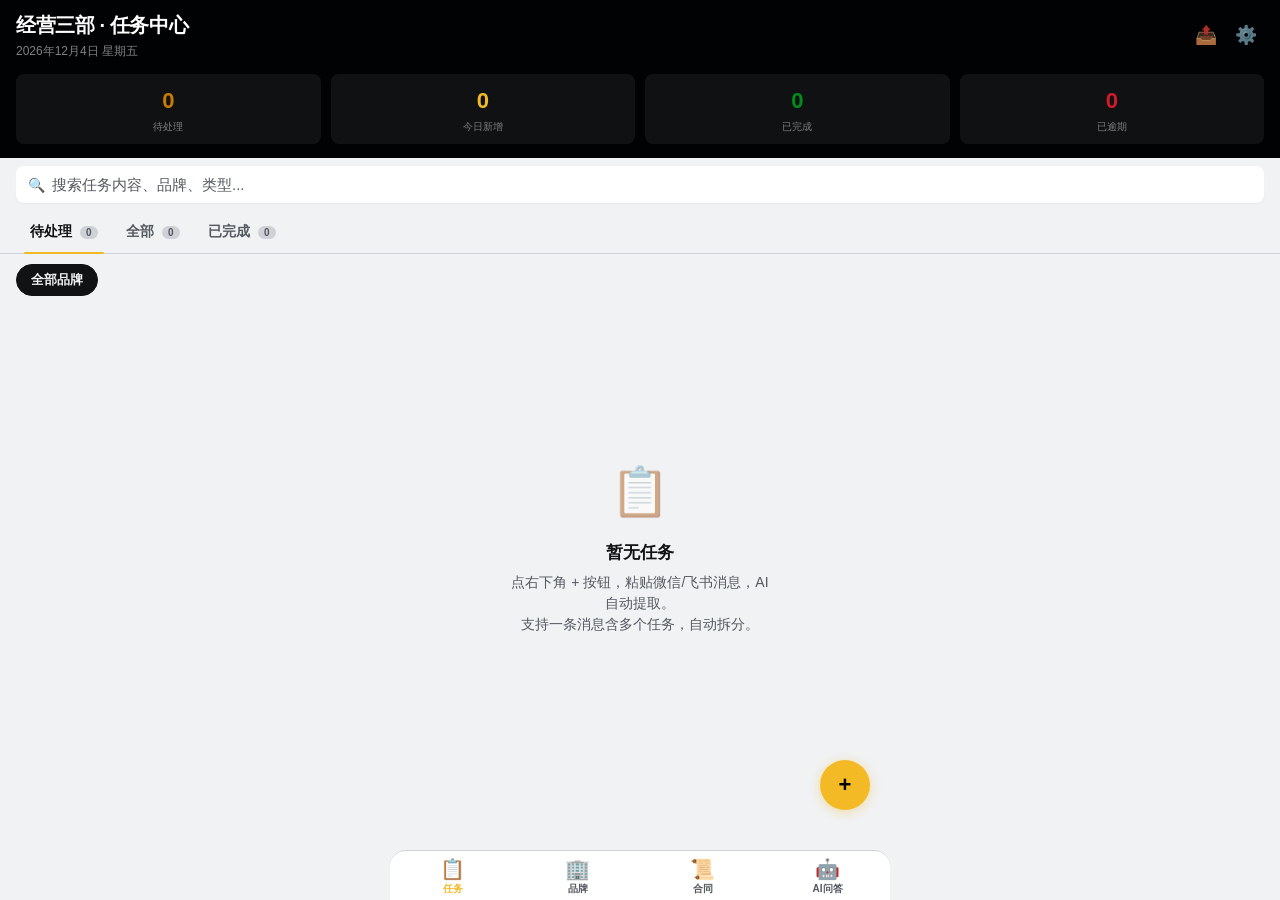
<file: index.html>
<!DOCTYPE html>
<html lang="zh-CN">
<head>
<meta charset="utf-8">
<meta name="viewport" content="width=device-width,initial-scale=1,viewport-fit=cover,user-scalable=no">
<meta name="description" content="CCmall经营三部AI任务管理系统 — 支持品牌管理、合同条款AI学习、飞书通知">
<meta name="apple-mobile-web-app-capable" content="yes">
<meta name="apple-mobile-web-app-status-bar-style" content="black-translucent">
<meta name="theme-color" content="#0f0f1a">
<title>经营三部 · 任务中心</title>
<link rel="manifest" href="manifest.json">
<link rel="apple-touch-icon" href="data:image/svg+xml,<svg xmlns='http://www.w3.org/2000/svg' viewBox='0 0 120 120'><rect width='120' height='120' rx='28' fill='%23161b2e'/><text x='60' y='72' text-anchor='middle' fill='%23f0b90b' font-size='52' font-family='sans-serif'>📋</text></svg>">
<link rel="stylesheet" href="css/app.css">
</head>
<body>
<div class="notify-prompt hidden" id="notifyPrompt">🔔 开启通知，到期任务自动提醒 <button id="notifyEnable">开启</button></div>

<header class="header">
  <div class="header-top">
    <div><h1>经营三部 · 任务中心</h1><div class="date" id="headerDate"></div></div>
    <div class="header-actions">
      <button id="btnExport" title="导出数据">📤</button>
      <button id="btnSettings" title="设置">⚙️</button>
    </div>
  </div>
  <div class="stats-row">
    <div class="stat-card pending"><div class="num" id="statPending">0</div><div class="label">待处理</div></div>
    <div class="stat-card today"><div class="num" id="statToday">0</div><div class="label">今日新增</div></div>
    <div class="stat-card done"><div class="num" id="statDone">0</div><div class="label">已完成</div></div>
    <div class="stat-card overdue"><div class="num" id="statOverdue">0</div><div class="label">已逾期</div></div>
  </div>
</header>

<div class="search-bar" id="searchBar">
  <div class="search-wrapper">
    <span class="search-icon">🔍</span>
    <input type="text" class="search-input" id="searchInput" placeholder="搜索任务内容、品牌、类型...">
    <button class="search-clear" id="searchClear">✕</button>
  </div>
</div>

<div class="tabs" id="tabs">
  <button class="tab active" data-tab="pending">待处理 <span class="count">0</span></button>
  <button class="tab" data-tab="all">全部 <span class="count">0</span></button>
  <button class="tab" data-tab="done">已完成 <span class="count">0</span></button>
</div>

<div class="filter-bar" id="filterBar">
  <button class="filter-chip active" data-filter="all">全部品牌</button>
</div>

<div class="task-list" id="taskList"></div>
<div class="brand-list" id="brandListContainer" style="display:none"></div>
<div class="clause-list" id="contractListContainer" style="display:none"></div>

<div id="chatContainer" style="display:none;padding:12px 16px">
  <div class="chat-container">
    <div class="chat-messages" id="chatMessages">
      <div class="chat-msg ai">👋 你好！我已经学习了所有合同条款，可以直接问我关于合同的问题。例如："耐克的违约金条款是什么？"</div>
    </div>
  </div>
  <div class="chat-input-row">
    <input type="text" id="chatInput" placeholder="输入合同相关问题...">
    <button id="chatSendBtn">发送</button>
  </div>
</div>

<div class="empty-state" id="emptyState" style="display:none">
  <div class="empty-icon">📋</div>
  <div class="empty-title" id="emptyTitle">暂无任务</div>
  <div class="empty-desc">点右下角 + 按钮，粘贴微信/飞书消息，AI 自动提取。<br>支持一条消息含多个任务，自动拆分。</div>
</div>

<nav class="nav-tabs">
  <button class="nav-tab active" data-view="tasks"><span class="nav-icon">📋</span>任务<span class="nav-badge" id="navPendingBadge" style="display:none">0</span></button>
  <button class="nav-tab" data-view="brands"><span class="nav-icon">🏢</span>品牌</button>
  <button class="nav-tab" data-view="contracts"><span class="nav-icon">📜</span>合同</button>
  <button class="nav-tab" data-view="chat"><span class="nav-icon">🤖</span>AI问答</button>
</nav>

<div class="fab-row" id="fab-row">
  <button class="fab" id="fab">+</button>
</div>

<!-- Task Add Modal -->
<div class="modal-overlay" id="modalOverlay"><div class="modal-sheet">
  <h2>添加任务</h2>
  <textarea id="taskInput" placeholder="粘贴微信/飞书消息内容...&#10;&#10;支持多条任务一起粘贴，AI 自动拆分&#10;例如：今天给妈妈买菜 下午2点写报告 耐克修改合同"></textarea>
  <div style="font-size:12px;color:var(--sub);margin:6px 0 0">💡 支持时间识别：明天12点前、下午3点、下周一……</div>
  <div class="modal-actions"><button class="btn-cancel" id="btnCancel">取消</button><button class="btn-submit" id="btnSubmit">🤖 AI 提取</button></div>
</div></div>

<!-- Brand Add Modal -->
<div class="modal-overlay" id="brandModal"><div class="modal-sheet">
  <h2>🏢 添加品牌</h2>
  <div style="margin-bottom:12px"><label style="font-size:13px;font-weight:600;color:var(--sub);display:block;margin-bottom:4px">品牌名称 *</label><input type="text" id="brandNameInput" placeholder="例如：Nike"></div>
  <div style="display:grid;grid-template-columns:1fr 1fr;gap:8px;margin-bottom:12px">
    <div><label style="font-size:13px;font-weight:600;color:var(--sub);display:block;margin-bottom:4px">楼层</label><input type="text" id="brandFloorInput" placeholder="例如：1F"></div>
    <div><label style="font-size:13px;font-weight:600;color:var(--sub);display:block;margin-bottom:4px">品类</label><input type="text" id="brandCategoryInput" placeholder="例如：运动"></div>
  </div>
  <div style="display:grid;grid-template-columns:1fr 1fr;gap:8px;margin-bottom:12px">
    <div><label style="font-size:13px;font-weight:600;color:var(--sub);display:block;margin-bottom:4px">面积 (㎡)</label><input type="text" id="brandAreaInput" placeholder="例如：200" inputmode="numeric"></div>
    <div><label style="font-size:13px;font-weight:600;color:var(--sub);display:block;margin-bottom:4px">月租金 (¥)</label><input type="text" id="brandRentInput" placeholder="例如：50000" inputmode="numeric"></div>
  </div>
  <div style="display:grid;grid-template-columns:1fr 1fr;gap:8px;margin-bottom:12px">
    <div><label style="font-size:13px;font-weight:600;color:var(--sub);display:block;margin-bottom:4px">租约开始</label><input type="date" id="brandLeaseStartInput"></div>
    <div><label style="font-size:13px;font-weight:600;color:var(--sub);display:block;margin-bottom:4px">租约到期</label><input type="date" id="brandLeaseEndInput"></div>
  </div>
  <div style="margin-bottom:12px"><label style="font-size:13px;font-weight:600;color:var(--sub);display:block;margin-bottom:4px">备注</label><input type="text" id="brandNotesInput" placeholder="其他备注信息"></div>
  <div class="modal-actions"><button class="btn-cancel" id="brandModalCancel">取消</button><button class="btn-submit" id="brandModalSave">保存</button></div>
</div></div>

<!-- Contract Clause Add Modal -->
<div class="modal-overlay" id="contractModal"><div class="modal-sheet">
  <h2>📜 添加合同条款</h2>
  <div style="margin-bottom:12px"><label style="font-size:13px;font-weight:600;color:var(--sub);display:block;margin-bottom:4px">条款标题 *</label><input type="text" id="contractTitleInput" placeholder="例如：违约金条款"></div>
  <div style="margin-bottom:12px"><label style="font-size:13px;font-weight:600;color:var(--sub);display:block;margin-bottom:4px">条款内容 *</label><textarea id="contractContentInput" placeholder="粘贴合同条款原文...&#10;&#10;例如：如乙方提前撤场，需支付相当于3个月租金的违约金..."></textarea></div>
  <div style="display:grid;grid-template-columns:1fr 1fr;gap:8px;margin-bottom:12px">
    <div><label style="font-size:13px;font-weight:600;color:var(--sub);display:block;margin-bottom:4px">所属品牌</label><input type="text" id="contractBrandInput" placeholder="例如：Nike"></div>
    <div><label style="font-size:13px;font-weight:600;color:var(--sub);display:block;margin-bottom:4px">条款分类</label><select id="contractCategoryInput"><option value="租金">租金</option><option value="违约金">违约金</option><option value="续约">续约</option><option value="撤场">撤场</option><option value="装修">装修</option><option value="分成">分成</option><option value="其他">其他</option></select></div>
  </div>
  <div style="display:grid;grid-template-columns:1fr 1fr;gap:8px;margin-bottom:12px">
    <div><label style="font-size:13px;font-weight:600;color:var(--sub);display:block;margin-bottom:4px">标签（逗号分隔）</label><input type="text" id="contractTagsInput" placeholder="例如：提前解约,赔偿"></div>
    <div><label style="font-size:13px;font-weight:600;color:var(--sub);display:block;margin-bottom:4px">来源文件</label><input type="text" id="contractSourceInput" placeholder="例如：Nike租赁合同2025.pdf"></div>
  </div>
  <div class="modal-actions"><button class="btn-cancel" id="contractModalCancel">取消</button><button class="btn-submit" id="contractModalSave">保存</button></div>
</div></div>

<!-- Settings Modal -->
<div class="modal-overlay" id="settingsOverlay"><div class="modal-sheet">
  <h2>⚙️ 设置</h2>
  <div style="margin-bottom:16px"><label style="font-size:13px;font-weight:600;color:var(--sub);display:block;margin-bottom:4px">DeepSeek API Key</label><input type="password" id="apiKeyInput" placeholder="sk-xxxxxxxxxxxxxxxx"><div style="font-size:11px;color:var(--sub);margin-top:4px"><a href="https://platform.deepseek.com" target="_blank" style="color:var(--info)">platform.deepseek.com</a> · 充10元用一年</div></div>
  <div style="margin-bottom:16px"><label style="font-size:13px;font-weight:600;color:var(--sub);display:block;margin-bottom:4px">📡 飞书机器人 Webhook（可选）</label><input type="text" id="feishuWebhookInput" placeholder="https://open.feishu.cn/open-apis/bot/v2/hook/xxxxxxxxx"><div style="font-size:11px;color:var(--sub);margin-top:4px">飞书群 → 设置 → 群机器人 → 添加 → Webhook 地址</div></div>
  <div style="margin-bottom:16px"><label style="font-size:13px;font-weight:600;color:var(--sub);display:block;margin-bottom:6px">⏰ 到期提醒</label><select id="remindSetting"><option value="off">关闭提醒</option><option value="15">每 15 分钟检查</option><option value="30" selected>每 30 分钟检查</option><option value="60">每 1 小时检查</option></select></div>
  <div style="margin-bottom:16px"><label style="font-size:13px;font-weight:600;color:var(--sub);display:block;margin-bottom:4px">🎨 外观</label><button id="themeToggleBtn" style="width:100%;padding:10px;border:1.5px solid var(--border);border-radius:var(--radius-sm);background:var(--card);color:var(--text);font-size:14px;cursor:pointer;font-family:var(--font-stack)">🌙 暗色模式</button></div>
  <div style="margin-bottom:16px"><label style="font-size:13px;font-weight:600;color:var(--sub);display:block;margin-bottom:4px">数据管理</label><button id="btnImport" style="width:100%;padding:10px;border:1.5px solid var(--border);border-radius:var(--radius-sm);background:var(--card);color:var(--text);font-size:14px;cursor:pointer;font-family:var(--font-stack)">📥 导入备份文件</button><input type="file" id="importFile" accept=".json" style="display:none"><button id="btnSeedData" onclick="window._importSeedData && window._importSeedData(); this.blur();" style="width:100%;padding:10px;border:1.5px solid var(--border);border-radius:var(--radius-sm);background:var(--card);color:var(--text);font-size:14px;cursor:pointer;font-family:var(--font-stack);margin-top:8px">📋 导入 51 个品牌合同数据</button></div>
  <div class="modal-actions"><button class="btn-cancel" id="btnSettingsCancel">关闭</button><button class="btn-submit" id="btnSettingsSave">保存</button></div>
</div></div>

<div class="modal-overlay" id="detailOverlay"><div class="modal-sheet" id="detailSheet"></div></div>
<div class="processing-overlay" id="processingOverlay"><div class="spinner"></div><div class="text">AI 正在分析...</div></div>
<div class="toast" id="toast"></div>

<script type="module" src="js/app.js"></script>
</body>
</html>
</file>
<file: css/app.css>
/* ═══════════════════════════════════════════
   经营三部 · 任务中心  v5.1
   CCmall Task Center — Impeccable-driven UI
   Color: Restrained. Gold accent on dark header, cool-neutral base.
   Register: App UI / tool (design SERVES the product)
   ═══════════════════════════════════════════ */

/* ─── Reset & Variables ─────────────────────── */
*,*::before,*::after{box-sizing:border-box;margin:0;padding:0}

:root {
  /* Base */
  --bg: oklch(0.96 0.004 260);          /* Cool-tinted near-white — not cream */
  --card: #ffffff;
  --text: oklch(0.18 0.006 260);        /* ≥4.5:1 on --bg */
  --sub: oklch(0.46 0.012 260);         /* ≥4.5:1 on --bg for placeholder/secondary */
  --header-bg: oklch(0.08 0.015 270);
  --accent: oklch(0.82 0.16 85);        /* Gold */
  --accent-dim: oklch(0.88 0.08 85);
  --danger: oklch(0.55 0.21 25);
  --danger-bg: oklch(0.96 0.015 25);    /* Softer overdue indicator — replaces border-left */
  --success: oklch(0.55 0.18 145);
  --warning: oklch(0.65 0.16 72);
  --info: oklch(0.52 0.14 250);
  --brand-chip-bg: oklch(0.92 0.006 260);
  --border: oklch(0.86 0.008 260);
  --shadow-sm: 0 1px 2px oklch(0 0 0 / 0.04);
  --shadow-md: 0 2px 8px oklch(0 0 0 / 0.06);
  --radius-sm: 8px;
  --radius-md: 12px;     /* Impeccable: cards top out at 12-16px, never 24-40px */
  --radius-lg: 16px;
  --font-stack: -apple-system,BlinkMacSystemFont,"SF Pro Display","PingFang SC","Helvetica Neue",sans-serif;
}

/* ─── Dark Mode ─────────────────────────────── */
/* Scene: floor supervisor checking phone in ambient mall lighting.
   Dark mode wins — quick glances, notifications, situational awareness. */
[data-theme="dark"] {
  --bg: oklch(0.15 0.008 260);
  --card: oklch(0.2 0.01 260);
  --text: oklch(0.92 0.004 260);
  --sub: oklch(0.6 0.012 260);
  --header-bg: oklch(0.06 0.012 270);
  --brand-chip-bg: oklch(0.28 0.01 260);
  --border: oklch(0.3 0.01 260);
  --danger-bg: oklch(0.22 0.025 25);
  --shadow-sm: 0 1px 2px oklch(0 0 0 / 0.3);
  --shadow-md: 0 2px 8px oklch(0 0 0 / 0.4);
}

[data-theme="dark"] .modal-sheet input,
[data-theme="dark"] .modal-sheet textarea,
[data-theme="dark"] .modal-sheet select {
  background: oklch(0.25 0.01 260);
  color: var(--text);
}

[data-theme="dark"] .filter-chip.active {
  background: var(--text);
  color: var(--bg);
}

/* ─── Base ───────────────────────────────────── */
body {
  font-family: var(--font-stack);
  background: var(--bg);
  color: var(--text);
  min-height: 100vh;
  min-height: -webkit-fill-available;
  -webkit-font-smoothing: antialiased;
  overflow-x: hidden;
  padding-bottom: 100px;
  user-select: none;
  -webkit-user-select: none;
  font-size: 15px;
  line-height: 1.5;
}

/* ─── Notification Prompt ───────────────────── */
.notify-prompt {
  background: var(--accent);
  color: #000;
  padding: 10px 16px;
  font-size: 13px;
  font-weight: 600;
  display: flex;
  align-items: center;
  justify-content: center;
  gap: 8px;
  cursor: pointer;
  transition: opacity .25s;
}
.notify-prompt:active { opacity: .85; }
.notify-prompt.hidden { display: none; }
.notify-prompt button {
  background: #000;
  color: var(--accent);
  border: none;
  padding: 4px 12px;
  border-radius: 20px;
  font-size: 12px;
  font-weight: 700;
  cursor: pointer;
  font-family: var(--font-stack);
}

/* ─── Header ─────────────────────────────────── */
.header {
  background: var(--header-bg);
  color: #fff;
  padding: env(safe-area-inset-top,0) 16px 14px;
  position: sticky;
  top: 0;
  z-index: 100;
}
.header-top {
  display: flex;
  align-items: center;
  justify-content: space-between;
  padding-top: 10px;
}
.header h1 {
  font-size: 20px;
  font-weight: 700;
  letter-spacing: -0.02em;  /* Inside floor -0.04em */
}
.header .date {
  font-size: 12px;
  color: oklch(1 0 0 / 0.5);
  margin-top: 2px;
}
.header-actions { display: flex; gap: 4px; }
.header-actions button {
  background: none;
  border: none;
  font-size: 18px;
  cursor: pointer;
  color: oklch(1 0 0 / 0.7);
  width: 36px;
  height: 36px;
  display: flex;
  align-items: center;
  justify-content: center;
  border-radius: 50%;
  transition: background .15s;
}
.header-actions button:active {
  background: oklch(1 0 0 / 0.1);
}

/* ─── Stats Row ─────────────────────────────── */
.stats-row {
  display: grid;
  grid-template-columns: 1fr 1fr 1fr 1fr;
  gap: 8px;
  margin-top: 14px;
}
.stat-card {
  background: oklch(1 0 0 / 0.06);
  border-radius: var(--radius-sm);
  padding: 10px 6px;
  text-align: center;
}
.stat-card .num {
  font-size: 22px;
  font-weight: 800;
  letter-spacing: -0.02em;
}
.stat-card .label {
  font-size: 10px;
  font-weight: 500;
  color: oklch(1 0 0 / 0.45);
  margin-top: 2px;
}
.stat-card.pending .num { color: var(--warning); }
.stat-card.today .num   { color: var(--accent); }
.stat-card.done .num    { color: var(--success); }
.stat-card.overdue .num { color: var(--danger); }

/* ─── Search ─────────────────────────────────── */
.search-bar {
  padding: 8px 16px;
  background: var(--bg);
  position: sticky;
  top: 140px;
  z-index: 98;
}
.search-wrapper { position: relative; }
.search-input {
  width: 100%;
  padding: 10px 14px 10px 36px;
  border: none;
  border-radius: var(--radius-sm);
  background: var(--card);
  color: var(--text);
  font-size: 15px;
  font-family: var(--font-stack);
  box-shadow: var(--shadow-sm);
}
.search-input::placeholder { color: var(--sub); }
.search-input:focus {
  outline: none;
  box-shadow: 0 0 0 2px var(--accent);
}
.search-icon {
  position: absolute;
  left: 12px;
  top: 50%;
  transform: translateY(-50%);
  font-size: 14px;
  color: var(--sub);
  pointer-events: none;
}
.search-clear {
  position: absolute;
  right: 10px;
  top: 50%;
  transform: translateY(-50%);
  background: none;
  border: none;
  font-size: 16px;
  color: var(--sub);
  cursor: pointer;
  display: none;
  padding: 4px;
}
.search-clear.visible { display: block; }

/* ─── Tabs ───────────────────────────────────── */
.tabs {
  display: flex;
  gap: 0;
  padding: 0 16px;
  background: var(--bg);
  position: sticky;
  top: 188px;
  z-index: 97;
  border-bottom: 1px solid var(--border);
}
.tab {
  padding: 12px 14px;
  font-size: 14px;
  font-weight: 600;
  color: var(--sub);
  border: none;
  background: none;
  cursor: pointer;
  position: relative;
  transition: color .2s;
  font-family: var(--font-stack);
}
.tab.active { color: var(--text); }
.tab.active::after {
  content: '';
  position: absolute;
  bottom: -1px;
  left: 8px;
  right: 8px;
  height: 2.5px;
  background: var(--accent);
  border-radius: 2px;
}
.tab .count {
  display: inline-block;
  background: var(--border);
  color: var(--sub);
  font-size: 10px;
  font-weight: 700;
  padding: 1px 6px;
  border-radius: 10px;
  margin-left: 4px;
  min-width: 18px;
  text-align: center;
}

/* ─── Filter Bar ─────────────────────────────── */
.filter-bar {
  display: flex;
  gap: 8px;
  padding: 10px 16px;
  overflow-x: auto;
  -webkit-overflow-scrolling: touch;
  scrollbar-width: none;
}
.filter-bar::-webkit-scrollbar { display: none; }
.filter-chip {
  padding: 6px 14px;
  border-radius: 20px;
  border: 1px solid var(--border);
  font-size: 13px;
  font-weight: 600;
  white-space: nowrap;
  background: var(--card);
  color: var(--sub);
  cursor: pointer;
  transition: all .15s;
  font-family: var(--font-stack);
}
.filter-chip.active {
  background: var(--text);
  color: var(--bg);
  border-color: var(--text);
}

/* ─── Task List ──────────────────────────────── */
.task-list {
  padding: 10px 16px 80px;
  display: flex;
  flex-direction: column;
  gap: 8px;
}

/* Swipe */
.swipe-wrap {
  position: relative;
  overflow: hidden;
  border-radius: var(--radius-md);
}
.swipe-bg {
  position: absolute;
  inset: 0;
  display: flex;
  align-items: stretch;
  border-radius: var(--radius-md);
  overflow: hidden;
}
.swipe-bg .left-action,
.swipe-bg .right-action {
  display: flex;
  align-items: center;
  justify-content: center;
  font-size: 16px;
  font-weight: 700;
  color: #fff;
  min-width: 72px;
  transition: opacity .15s;
}
.swipe-bg .left-action  { background: var(--success); opacity: 0; }
.swipe-bg .right-action { background: var(--danger); opacity: 0; margin-left: auto; }

/* ─── Task Card ──────────────────────────────── */
.task-card {
  background: var(--card);
  border-radius: var(--radius-md);
  padding: 14px;
  box-shadow: var(--shadow-sm);
  display: flex;
  align-items: flex-start;
  gap: 10px;
  transition: transform .2s cubic-bezier(.25,.8,.25,1.2), opacity .3s;
  cursor: pointer;
  position: relative;
  z-index: 1;
  -webkit-tap-highlight-color: transparent;
  touch-action: pan-y;
}
.task-card.done { opacity: .4; }

/* Overdue — tinted bg instead of side-stripe (impeccable: no >1px border-left accents) */
.task-card.overdue {
  background: oklch(0.94 0.015 25);
  box-shadow: inset 0 0 0 1px oklch(0.75 0.08 25 / 0.3), var(--shadow-sm);
}
[data-theme="dark"] .task-card.overdue {
  background: oklch(0.22 0.025 25);
  box-shadow: inset 0 0 0 1px oklch(0.45 0.08 25 / 0.4), var(--shadow-sm);
}

/* Priority indicator — dot, not stripe */
.priority-dot {
  width: 8px;
  height: 8px;
  border-radius: 50%;
  flex-shrink: 0;
  margin-top: 5px;
}
.priority-dot.high   { background: var(--danger); }
.priority-dot.medium { background: var(--warning); }
.priority-dot.low    { background: var(--success); }

/* Card content */
.card-body { flex: 1; min-width: 0; }
.card-meta {
  display: flex;
  align-items: center;
  gap: 6px;
  margin-bottom: 3px;
  flex-wrap: wrap;
}
.brand-chip {
  font-size: 11px;
  font-weight: 700;
  color: var(--info);
  background: oklch(0.56 0.14 250 / 0.08);
  padding: 2px 7px;
  border-radius: 4px;
  white-space: nowrap;
  letter-spacing: -0.01em;
}
.type-chip {
  font-size: 10px;
  font-weight: 600;
  color: var(--sub);
  background: var(--brand-chip-bg);
  padding: 2px 7px;
  border-radius: 4px;
  white-space: nowrap;
}
.source-chip {
  font-size: 10px;
  color: var(--warning);
  background: oklch(0.65 0.15 72 / 0.08);
  padding: 2px 7px;
  border-radius: 4px;
  white-space: nowrap;
}
.card-content {
  font-size: 15px;
  font-weight: 500;
  line-height: 1.4;
  color: var(--text);
  word-break: break-word;
}
.card-content.done-text {
  text-decoration: line-through;
  color: var(--sub);
}
.card-footer {
  display: flex;
  align-items: center;
  gap: 8px;
  margin-top: 6px;
}
.deadline {
  font-size: 12px;
  font-weight: 600;
  color: var(--danger);
  display: flex;
  align-items: center;
  gap: 3px;
}
@keyframes pulse {
  0%,100% { opacity: 1; }
  50%     { opacity: .5; }
}
.time-ago {
  font-size: 11px;
  color: var(--sub);
}

/* ─── Empty State ────────────────────────────── */
.empty-state {
  display: flex;
  flex-direction: column;
  align-items: center;
  justify-content: center;
  padding: 60px 20px;
  text-align: center;
}
.empty-icon { font-size: 48px; margin-bottom: 12px; opacity: .6; }
.empty-title { font-size: 17px; font-weight: 700; margin-bottom: 6px; }
.empty-desc {
  font-size: 14px;
  color: var(--sub);
  line-height: 1.5;
  max-width: 260px;
}

/* ─── FAB ────────────────────────────────────── */
.fab-row {
  position: fixed;
  bottom: 90px;
  right: 16px;
  display: flex;
  flex-direction: column;
  gap: 12px;
  z-index: 50;
  padding-bottom: env(safe-area-inset-bottom,0);
}
.fab {
  width: 50px;
  height: 50px;
  border-radius: 50%;
  background: var(--accent);
  color: #000;
  border: none;
  font-size: 22px;
  font-weight: 700;
  box-shadow: 0 2px 12px oklch(0.82 0.16 85 / 0.4);
  cursor: pointer;
  display: flex;
  align-items: center;
  justify-content: center;
  transition: transform .15s;
  -webkit-tap-highlight-color: transparent;
}
.fab:active { transform: scale(.92); }

/* ─── Modals ─────────────────────────────────── */
.modal-overlay {
  position: fixed;
  inset: 0;
  background: oklch(0 0 0 / 0.4);
  z-index: 60;
  display: flex;
  align-items: flex-end;
  justify-content: center;
  opacity: 0;
  pointer-events: none;
  transition: opacity .2s;
}
.modal-overlay.show { opacity: 1; pointer-events: auto; }
.modal-sheet {
  background: var(--card);
  border-radius: var(--radius-lg) var(--radius-lg) 0 0;
  width: 100%;
  max-width: 500px;
  padding: 20px 18px 28px;
  transform: translateY(100%);
  transition: transform .3s cubic-bezier(.32,.72,0,1);
  max-height: 85vh;
  overflow-y: auto;
}
.modal-overlay.show .modal-sheet { transform: translateY(0); }
.modal-sheet h2 {
  font-size: 17px;
  font-weight: 700;
  letter-spacing: -0.01em;
  margin-bottom: 14px;
}
.modal-sheet label {
  font-size: 12px;
  font-weight: 600;
  color: var(--sub);
  display: block;
  margin-bottom: 4px;
}
.modal-sheet textarea,
.modal-sheet input,
.modal-sheet select {
  width: 100%;
  border: 1px solid var(--border);
  border-radius: var(--radius-sm);
  padding: 10px 12px;
  font-size: 15px;
  font-family: var(--font-stack);
  background: var(--bg);
  color: var(--text);
  transition: border-color .15s;
}
.modal-sheet textarea { height: 90px; resize: none; }
.modal-sheet textarea:focus,
.modal-sheet input:focus,
.modal-sheet select:focus {
  outline: none;
  border-color: var(--accent);
  box-shadow: 0 0 0 2px oklch(0.82 0.16 85 / 0.2);
}
.modal-sheet .form-row {
  margin-bottom: 12px;
}
.modal-actions {
  display: flex;
  gap: 8px;
  margin-top: 12px;
}
.modal-actions button {
  flex: 1;
  padding: 11px;
  border-radius: var(--radius-sm);
  border: none;
  font-size: 15px;
  font-weight: 600;
  cursor: pointer;
  font-family: var(--font-stack);
  transition: opacity .15s;
}
.modal-actions button:active { opacity: .8; }
.btn-cancel { background: var(--brand-chip-bg); color: var(--text); }
.btn-submit { background: var(--accent); color: #000; font-weight: 700; }
.btn-ios    { background: var(--info); color: #fff; }
.btn-danger { background: var(--danger); color: #fff; }

/* ─── Toast ──────────────────────────────────── */
.toast {
  position: fixed;
  bottom: 100px;
  left: 50%;
  transform: translateX(-50%);
  background: oklch(0.15 0.005 260);
  color: #fff;
  padding: 10px 16px;
  border-radius: 20px;
  font-size: 13px;
  font-weight: 600;
  z-index: 70;
  opacity: 0;
  transition: opacity .25s;
  pointer-events: none;
  display: flex;
  align-items: center;
  gap: 8px;
  white-space: nowrap;
}
.toast.show { opacity: 1; pointer-events: auto; }
.toast .undo-btn {
  background: var(--accent);
  color: #000;
  border: none;
  padding: 4px 10px;
  border-radius: 12px;
  font-size: 12px;
  font-weight: 700;
  cursor: pointer;
  font-family: var(--font-stack);
}

/* ─── Processing Overlay ─────────────────────── */
.processing-overlay {
  position: fixed;
  inset: 0;
  background: oklch(0 0 0 / 0.45);
  z-index: 65;
  display: flex;
  flex-direction: column;
  align-items: center;
  justify-content: center;
  opacity: 0;
  pointer-events: none;
  transition: opacity .25s;
}
.processing-overlay.show { opacity: 1; pointer-events: auto; }
.spinner {
  width: 22px;
  height: 22px;
  border: 2px solid oklch(1 0 0 / 0.15);
  border-top-color: #fff;
  border-radius: 50%;
  animation: spin .6s linear infinite;
}
@keyframes spin { to { transform: rotate(360deg); } }
.processing-overlay .text {
  color: #fff;
  font-size: 14px;
  font-weight: 500;
  margin-top: 12px;
}

/* ─── Brand Cards ────────────────────────────── */
.brand-list {
  padding: 10px 16px 80px;
  display: flex;
  flex-direction: column;
  gap: 8px;
}
.brand-card {
  background: var(--card);
  border-radius: var(--radius-md);
  padding: 14px;
  box-shadow: var(--shadow-sm);
  cursor: pointer;
  transition: transform .12s;
}
.brand-card:active { transform: scale(.98); }
.brand-card .brand-name {
  font-size: 16px;
  font-weight: 700;
  letter-spacing: -0.01em;
}
.brand-card .brand-meta {
  font-size: 12px;
  color: var(--sub);
  margin-top: 4px;
  display: flex;
  gap: 10px;
  flex-wrap: wrap;
  align-items: center;
}
.brand-card .lease-warning {
  color: var(--danger);
  font-weight: 600;
}

/* ─── Contract Cards ─────────────────────────── */
.clause-list {
  padding: 10px 16px 80px;
  display: flex;
  flex-direction: column;
  gap: 8px;
}
.clause-card {
  background: var(--card);
  border-radius: var(--radius-md);
  padding: 14px;
  box-shadow: var(--shadow-sm);
  cursor: pointer;
  transition: transform .12s;
}
.clause-card:active { transform: scale(.98); }
.clause-card .clause-title {
  font-size: 15px;
  font-weight: 600;
  letter-spacing: -0.01em;
}
.clause-card .clause-content {
  font-size: 14px;
  color: var(--sub);
  margin-top: 4px;
  line-height: 1.5;
  display: -webkit-box;
  -webkit-line-clamp: 3;
  -webkit-box-orient: vertical;
  overflow: hidden;
}
.clause-card .clause-meta {
  font-size: 11px;
  color: var(--sub);
  margin-top: 8px;
  display: flex;
  gap: 6px;
  flex-wrap: wrap;
  align-items: center;
}

/* ─── AI Chat ────────────────────────────────── */
.chat-container {
  display: flex;
  flex-direction: column;
  height: calc(100vh - 200px);
}
.chat-messages {
  flex: 1;
  overflow-y: auto;
  padding: 8px 0;
  display: flex;
  flex-direction: column;
  gap: 8px;
}
.chat-msg {
  max-width: 82%;
  padding: 10px 14px;
  border-radius: 16px;
  font-size: 14px;
  line-height: 1.5;
}
.chat-msg.user {
  align-self: flex-end;
  background: var(--info);
  color: #fff;
  border-bottom-right-radius: 4px;
}
.chat-msg.ai {
  align-self: flex-start;
  background: var(--brand-chip-bg);
  color: var(--text);
  border-bottom-left-radius: 4px;
}
.chat-input-row {
  display: flex;
  gap: 8px;
  margin-top: 8px;
}
.chat-input-row input {
  flex: 1;
  border: 1px solid var(--border);
  border-radius: var(--radius-sm);
  padding: 10px 14px;
  font-size: 15px;
  font-family: var(--font-stack);
  background: var(--bg);
  color: var(--text);
}
.chat-input-row input:focus {
  outline: none;
  border-color: var(--accent);
}
.chat-input-row button {
  background: var(--accent);
  color: #000;
  border: none;
  border-radius: var(--radius-sm);
  padding: 10px 16px;
  font-size: 15px;
  font-weight: 700;
  cursor: pointer;
  font-family: var(--font-stack);
}

/* ─── Tags ───────────────────────────────────── */
.tag {
  display: inline-block;
  padding: 2px 7px;
  border-radius: 4px;
  font-size: 10px;
  font-weight: 600;
  line-height: 1.4;
}
.tag-default { background: var(--brand-chip-bg); color: var(--sub); }
.tag-info    { background: oklch(0.56 0.14 250 / 0.08); color: var(--info); }
.tag-warning { background: oklch(0.65 0.15 72 / 0.08); color: var(--warning); }
.tag-danger  { background: oklch(0.55 0.21 25 / 0.08); color: var(--danger); }
.tag-success { background: oklch(0.55 0.18 145 / 0.08); color: var(--success); }
.tag-accent  { background: oklch(0.82 0.16 85 / 0.12); color: oklch(0.6 0.12 80); }

/* ─── Bottom Nav ─────────────────────────────── */
.nav-tabs {
  position: fixed;
  bottom: 0;
  left: 0;
  right: 0;
  background: var(--card);
  border-top: 1px solid var(--border);
  display: flex;
  z-index: 50;
  padding-bottom: env(safe-area-inset-bottom,0);
}
.nav-tab {
  flex: 1;
  padding: 6px 2px 4px;
  text-align: center;
  font-size: 10px;
  font-weight: 600;
  color: var(--sub);
  border: none;
  background: none;
  cursor: pointer;
  font-family: var(--font-stack);
  transition: color .15s;
  position: relative;
}
.nav-tab .nav-icon { font-size: 20px; display: block; margin-bottom: 1px; }
.nav-tab.active { color: var(--accent); }
.nav-tab .nav-badge {
  position: absolute;
  top: 2px;
  left: calc(50% + 10px);
  background: var(--danger);
  color: #fff;
  font-size: 10px;
  font-weight: 700;
  min-width: 16px;
  height: 16px;
  line-height: 16px;
  border-radius: 8px;
  padding: 0 5px;
}

/* ─── Contract Detail Sections ───────────────── */
.detail-section {
  background: var(--bg);
  border-radius: var(--radius-sm);
  padding: 14px;
  margin-bottom: 12px;
}
.detail-section h3 {
  font-size: 13px;
  font-weight: 700;
  color: var(--sub);
  margin-bottom: 8px;
  letter-spacing: 0;
}
.contract-meta-grid {
  display: grid;
  grid-template-columns: 1fr 1fr;
  gap: 8px;
}
.contract-meta-item {
  font-size: 13px;
}
.contract-meta-item .label {
  font-size: 11px;
  color: var(--sub);
}
.contract-meta-item .value {
  font-weight: 600;
  margin-top: 1px;
}

/* ─── Reduced Motion ─────────────────────────── */
@media (prefers-reduced-motion: reduce) {
  *,*::before,*::after {
    animation-duration: 0.01ms !important;
    transition-duration: 0.01ms !important;
  }
}

/* ─── Responsive ─────────────────────────────── */
@media(min-width:500px) {
  .task-list, .brand-list, .clause-list { padding: 10px 24px 80px; }
  .stats-row { gap: 10px; }
  .fab-row { right: calc(50% - 230px); }
  .nav-tabs {
    max-width: 500px;
    left: 50%;
    transform: translateX(-50%);
    border-radius: var(--radius-lg) var(--radius-lg) 0 0;
  }
}
</file>
